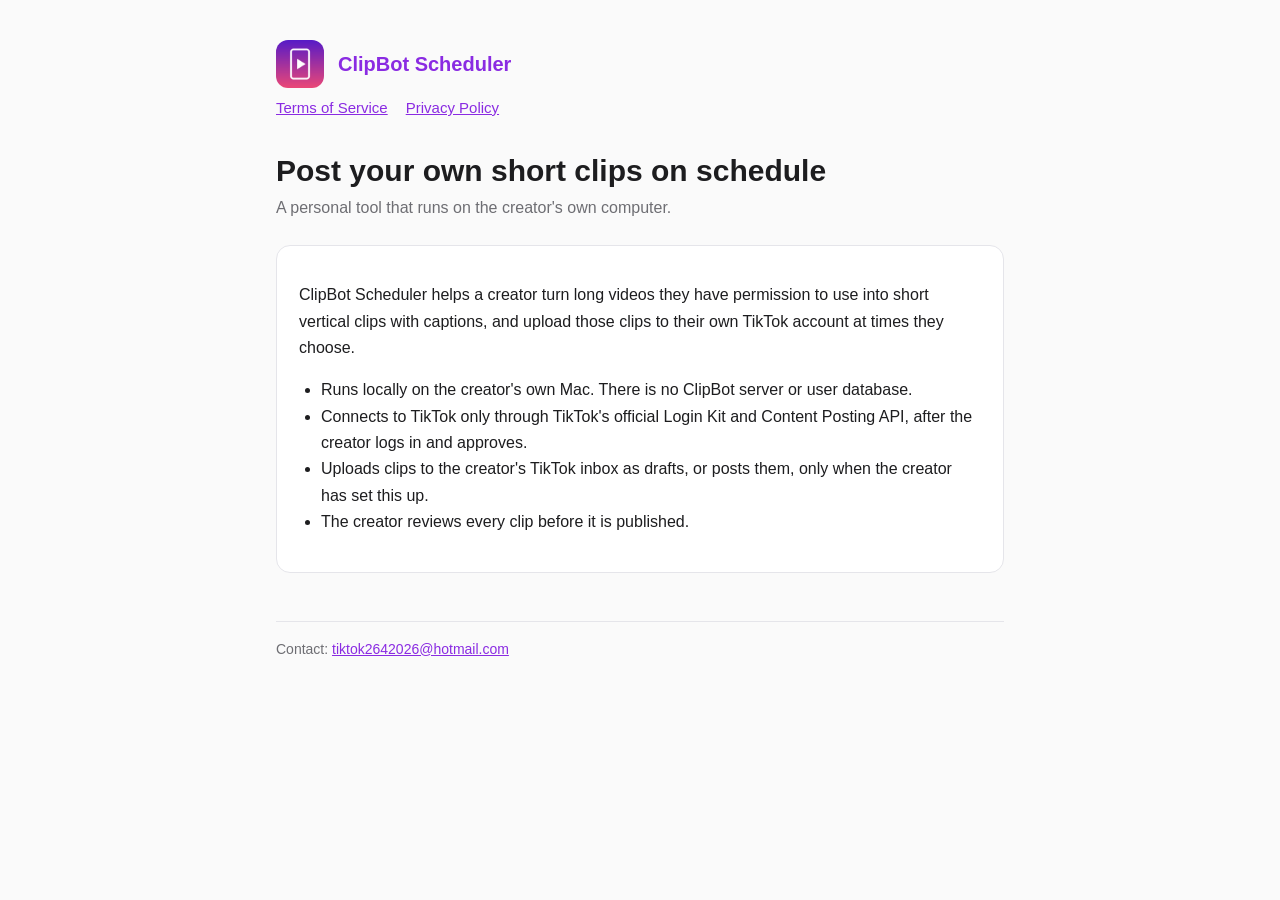
<file: index.html>
<!doctype html>
<html lang="en">
<head>
<meta charset="utf-8">
<meta name="viewport" content="width=device-width, initial-scale=1">
<title>ClipBot Scheduler</title>
<link rel="icon" href="icon.png">
<link rel="stylesheet" href="style.css">
</head>
<body>
<main>
  <header><img src="icon.png" alt=""><a href="index.html">ClipBot Scheduler</a></header>
  <nav><a href="terms.html">Terms of Service</a><a href="privacy.html">Privacy Policy</a></nav>

  <h1>Post your own short clips on schedule</h1>
  <p class="meta">A personal tool that runs on the creator's own computer.</p>

  <div class="card">
    <p>ClipBot Scheduler helps a creator turn long videos they have permission to use into short vertical clips with captions, and upload those clips to their own TikTok account at times they choose.</p>
    <ul>
      <li>Runs locally on the creator's own Mac. There is no ClipBot server or user database.</li>
      <li>Connects to TikTok only through TikTok's official Login Kit and Content Posting API, after the creator logs in and approves.</li>
      <li>Uploads clips to the creator's TikTok inbox as drafts, or posts them, only when the creator has set this up.</li>
      <li>The creator reviews every clip before it is published.</li>
    </ul>
  </div>

  <footer>Contact: <a href="mailto:tiktok2642026@hotmail.com">tiktok2642026@hotmail.com</a></footer>
</main>
</body>
</html>
</file>
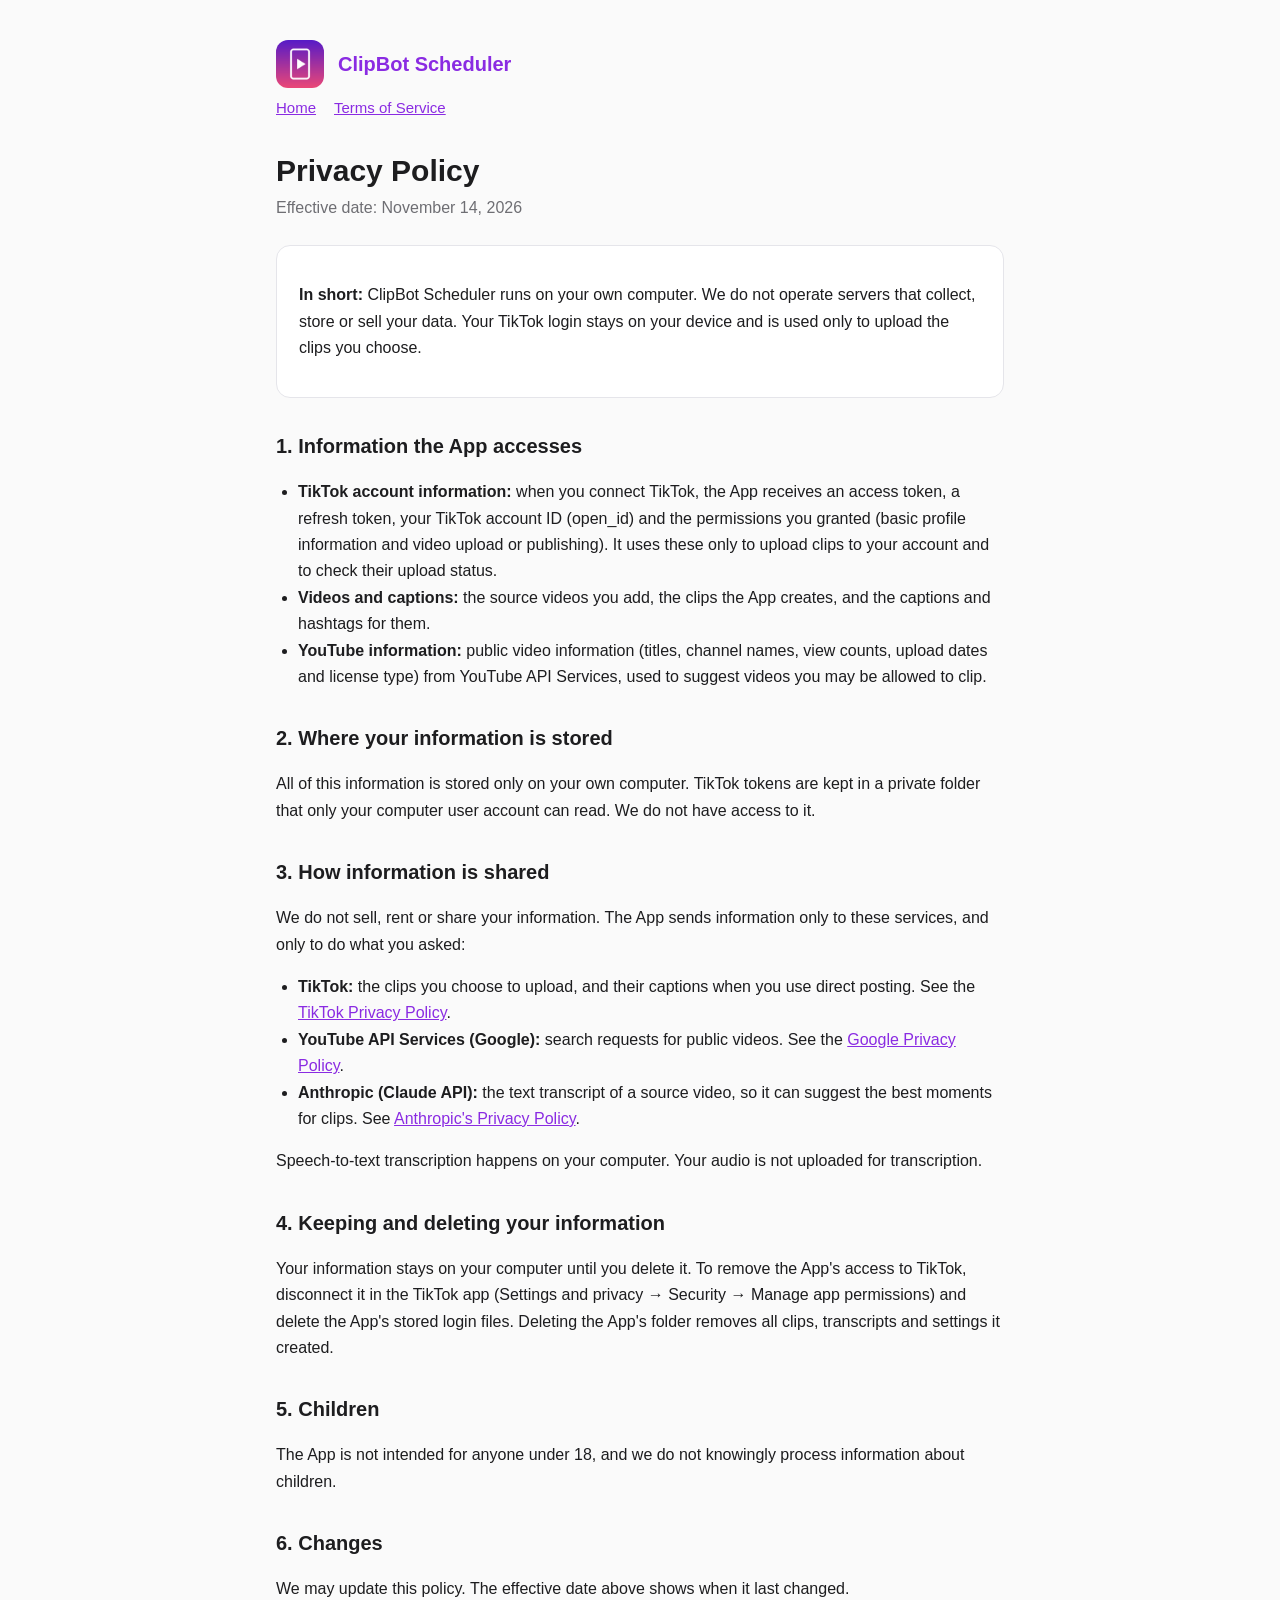
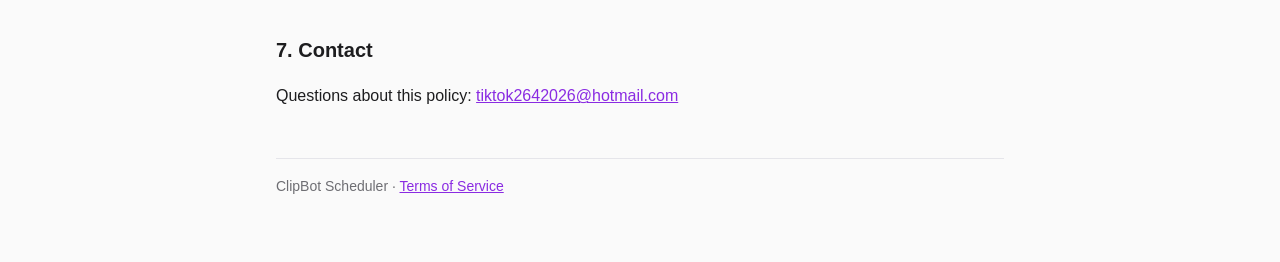
<file: privacy.html>
<!doctype html>
<html lang="en">
<head>
<meta charset="utf-8">
<meta name="viewport" content="width=device-width, initial-scale=1">
<title>Privacy Policy</title>
<link rel="icon" href="icon.png">
<link rel="stylesheet" href="style.css">
</head>
<body>
<main>
  <header><img src="icon.png" alt=""><a href="index.html">ClipBot Scheduler</a></header>
  <nav><a href="index.html">Home</a><a href="terms.html">Terms of Service</a></nav>

  <h1>Privacy Policy</h1>
  <p class="meta">Effective date: November 14, 2026</p>

  <div class="card">
    <p><strong>In short:</strong> ClipBot Scheduler runs on your own computer. We do not operate servers that collect, store or sell your data. Your TikTok login stays on your device and is used only to upload the clips you choose.</p>
  </div>

  <h2>1. Information the App accesses</h2>
  <ul>
    <li><strong>TikTok account information:</strong> when you connect TikTok, the App receives an access token, a refresh token, your TikTok account ID (open_id) and the permissions you granted (basic profile information and video upload or publishing). It uses these only to upload clips to your account and to check their upload status.</li>
    <li><strong>Videos and captions:</strong> the source videos you add, the clips the App creates, and the captions and hashtags for them.</li>
    <li><strong>YouTube information:</strong> public video information (titles, channel names, view counts, upload dates and license type) from YouTube API Services, used to suggest videos you may be allowed to clip.</li>
  </ul>

  <h2>2. Where your information is stored</h2>
  <p>All of this information is stored only on your own computer. TikTok tokens are kept in a private folder that only your computer user account can read. We do not have access to it.</p>

  <h2>3. How information is shared</h2>
  <p>We do not sell, rent or share your information. The App sends information only to these services, and only to do what you asked:</p>
  <ul>
    <li><strong>TikTok:</strong> the clips you choose to upload, and their captions when you use direct posting. See the <a href="https://www.tiktok.com/legal/privacy-policy">TikTok Privacy Policy</a>.</li>
    <li><strong>YouTube API Services (Google):</strong> search requests for public videos. See the <a href="https://policies.google.com/privacy">Google Privacy Policy</a>.</li>
    <li><strong>Anthropic (Claude API):</strong> the text transcript of a source video, so it can suggest the best moments for clips. See <a href="https://www.anthropic.com/legal/privacy">Anthropic's Privacy Policy</a>.</li>
  </ul>
  <p>Speech-to-text transcription happens on your computer. Your audio is not uploaded for transcription.</p>

  <h2>4. Keeping and deleting your information</h2>
  <p>Your information stays on your computer until you delete it. To remove the App's access to TikTok, disconnect it in the TikTok app (Settings and privacy → Security → Manage app permissions) and delete the App's stored login files. Deleting the App's folder removes all clips, transcripts and settings it created.</p>

  <h2>5. Children</h2>
  <p>The App is not intended for anyone under 18, and we do not knowingly process information about children.</p>

  <h2>6. Changes</h2>
  <p>We may update this policy. The effective date above shows when it last changed.</p>

  <h2>7. Contact</h2>
  <p>Questions about this policy: <a href="mailto:tiktok2642026@hotmail.com">tiktok2642026@hotmail.com</a></p>

  <footer>ClipBot Scheduler · <a href="terms.html">Terms of Service</a></footer>
</main>
</body>
</html>
</file>
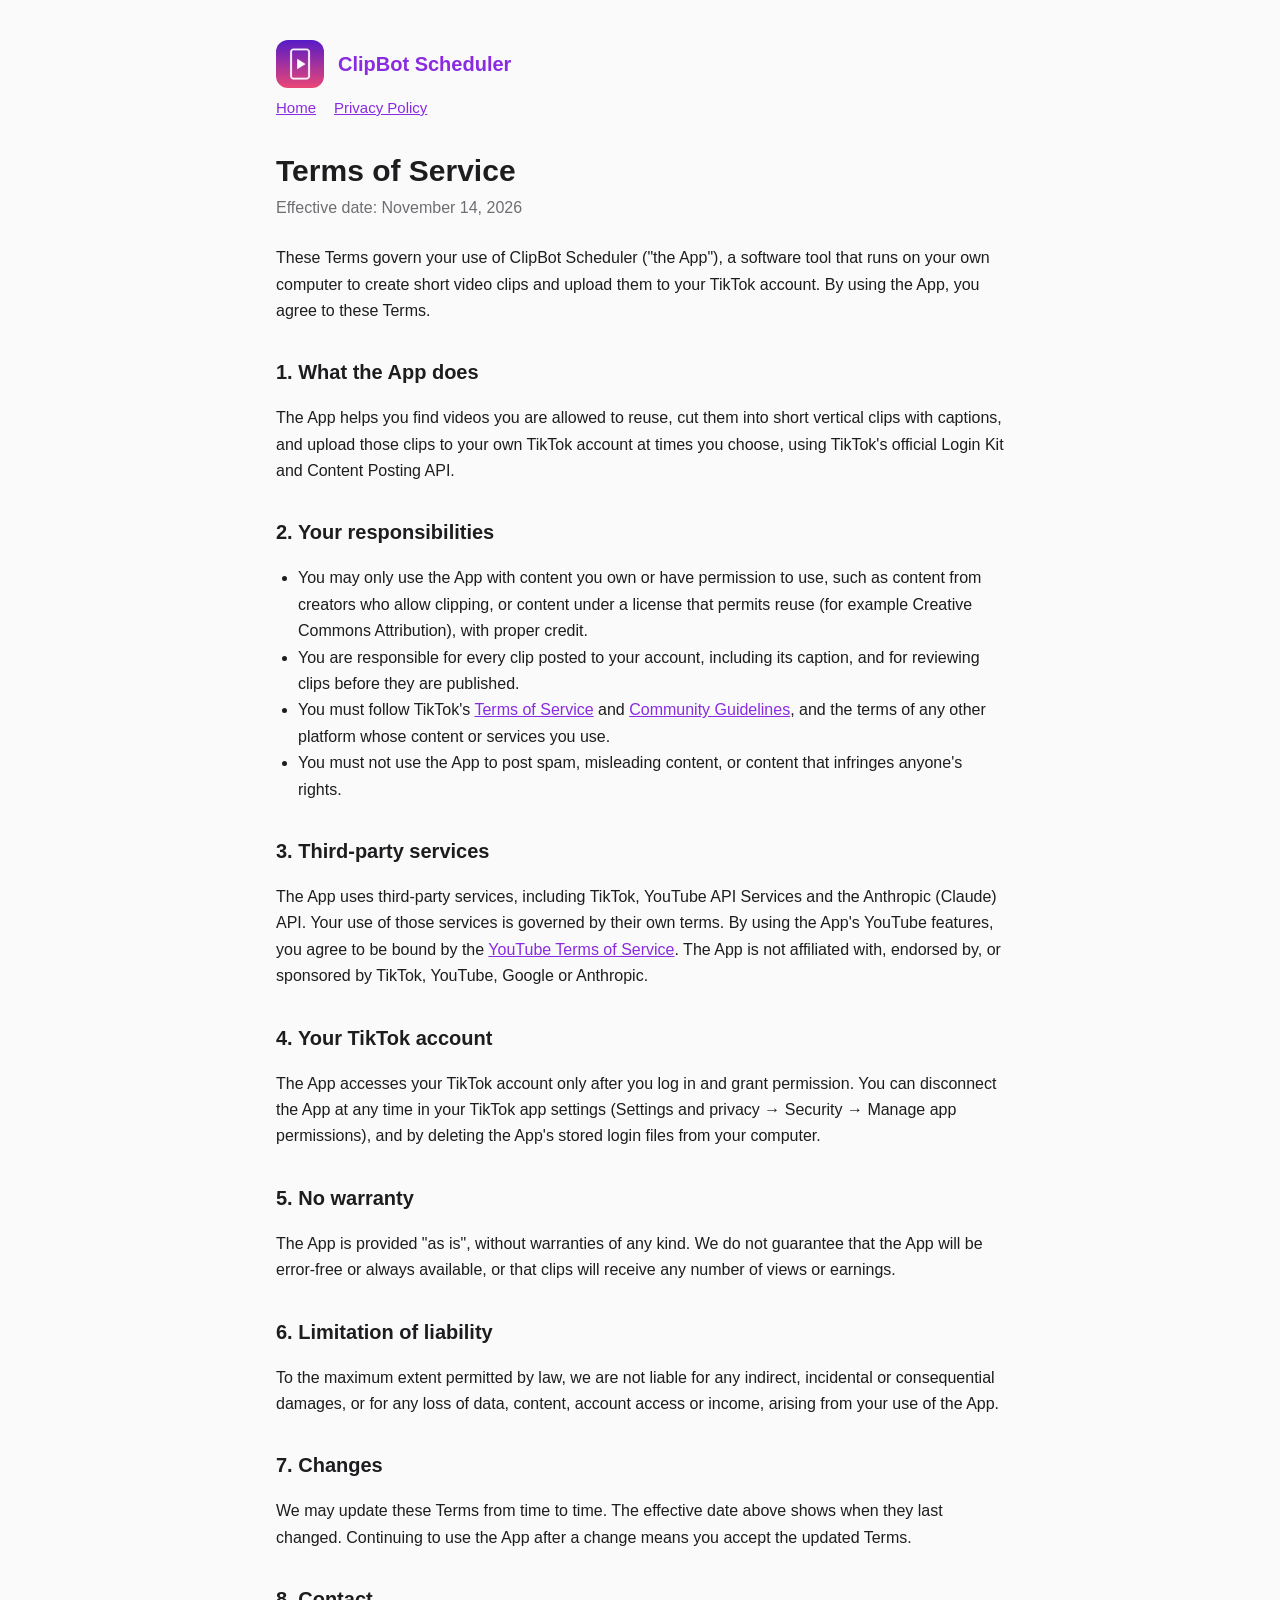
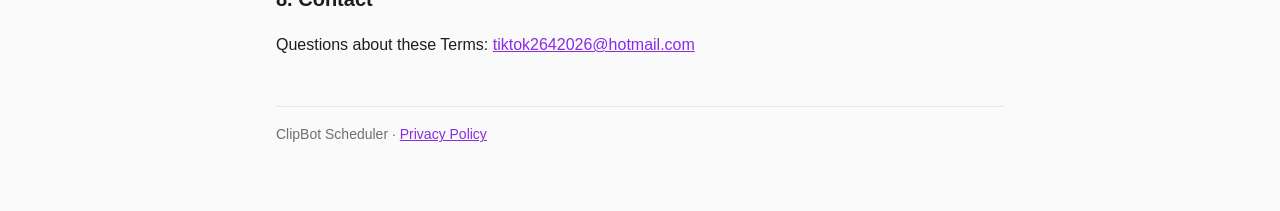
<file: terms.html>
<!doctype html>
<html lang="en">
<head>
<meta charset="utf-8">
<meta name="viewport" content="width=device-width, initial-scale=1">
<title>Terms of Service</title>
<link rel="icon" href="icon.png">
<link rel="stylesheet" href="style.css">
</head>
<body>
<main>
  <header><img src="icon.png" alt=""><a href="index.html">ClipBot Scheduler</a></header>
  <nav><a href="index.html">Home</a><a href="privacy.html">Privacy Policy</a></nav>

  <h1>Terms of Service</h1>
  <p class="meta">Effective date: November 14, 2026</p>

  <p>These Terms govern your use of ClipBot Scheduler ("the App"), a software tool that runs on your own computer to create short video clips and upload them to your TikTok account. By using the App, you agree to these Terms.</p>

  <h2>1. What the App does</h2>
  <p>The App helps you find videos you are allowed to reuse, cut them into short vertical clips with captions, and upload those clips to your own TikTok account at times you choose, using TikTok's official Login Kit and Content Posting API.</p>

  <h2>2. Your responsibilities</h2>
  <ul>
    <li>You may only use the App with content you own or have permission to use, such as content from creators who allow clipping, or content under a license that permits reuse (for example Creative Commons Attribution), with proper credit.</li>
    <li>You are responsible for every clip posted to your account, including its caption, and for reviewing clips before they are published.</li>
    <li>You must follow TikTok's <a href="https://www.tiktok.com/legal/terms-of-service">Terms of Service</a> and <a href="https://www.tiktok.com/community-guidelines">Community Guidelines</a>, and the terms of any other platform whose content or services you use.</li>
    <li>You must not use the App to post spam, misleading content, or content that infringes anyone's rights.</li>
  </ul>

  <h2>3. Third-party services</h2>
  <p>The App uses third-party services, including TikTok, YouTube API Services and the Anthropic (Claude) API. Your use of those services is governed by their own terms. By using the App's YouTube features, you agree to be bound by the <a href="https://www.youtube.com/t/terms">YouTube Terms of Service</a>. The App is not affiliated with, endorsed by, or sponsored by TikTok, YouTube, Google or Anthropic.</p>

  <h2>4. Your TikTok account</h2>
  <p>The App accesses your TikTok account only after you log in and grant permission. You can disconnect the App at any time in your TikTok app settings (Settings and privacy → Security → Manage app permissions), and by deleting the App's stored login files from your computer.</p>

  <h2>5. No warranty</h2>
  <p>The App is provided "as is", without warranties of any kind. We do not guarantee that the App will be error-free or always available, or that clips will receive any number of views or earnings.</p>

  <h2>6. Limitation of liability</h2>
  <p>To the maximum extent permitted by law, we are not liable for any indirect, incidental or consequential damages, or for any loss of data, content, account access or income, arising from your use of the App.</p>

  <h2>7. Changes</h2>
  <p>We may update these Terms from time to time. The effective date above shows when they last changed. Continuing to use the App after a change means you accept the updated Terms.</p>

  <h2>8. Contact</h2>
  <p>Questions about these Terms: <a href="mailto:tiktok2642026@hotmail.com">tiktok2642026@hotmail.com</a></p>

  <footer>ClipBot Scheduler · <a href="privacy.html">Privacy Policy</a></footer>
</main>
</body>
</html>
</file>
<file: style.css>
:root { --bg: #fafafa; --text: #1d1d1f; --muted: #6e6e73; --accent: #8a2be2; --card: #fff; --line: #e5e5ea; }
@media (prefers-color-scheme: dark) {
  :root { --bg: #111114; --text: #f2f2f5; --muted: #a1a1aa; --accent: #c084fc; --card: #1c1c21; --line: #2e2e35; }
}
* { box-sizing: border-box; }
body { margin: 0; background: var(--bg); color: var(--text);
  font: 16px/1.65 -apple-system, BlinkMacSystemFont, "Segoe UI", Roboto, Helvetica, Arial, sans-serif; }
main { max-width: 760px; margin: 0 auto; padding: 40px 16px 64px; }
header { display: flex; align-items: center; gap: 14px; margin-bottom: 8px; }
header img { width: 48px; height: 48px; border-radius: 12px; }
header a { color: inherit; text-decoration: none; font-weight: 700; font-size: 20px; }
nav { margin: 0 0 32px; display: flex; gap: 18px; flex-wrap: wrap; font-size: 15px; }
nav a, main a { color: var(--accent); }
h1 { font-size: 30px; line-height: 1.2; margin: 0 0 6px; }
h2 { font-size: 20px; margin: 32px 0 8px; }
.meta { color: var(--muted); margin: 0 0 24px; }
.card { background: var(--card); border: 1px solid var(--line); border-radius: 14px; padding: 20px 22px; }
ul { padding-left: 22px; }
footer { margin-top: 48px; color: var(--muted); font-size: 14px; border-top: 1px solid var(--line); padding-top: 16px; }
</file>
